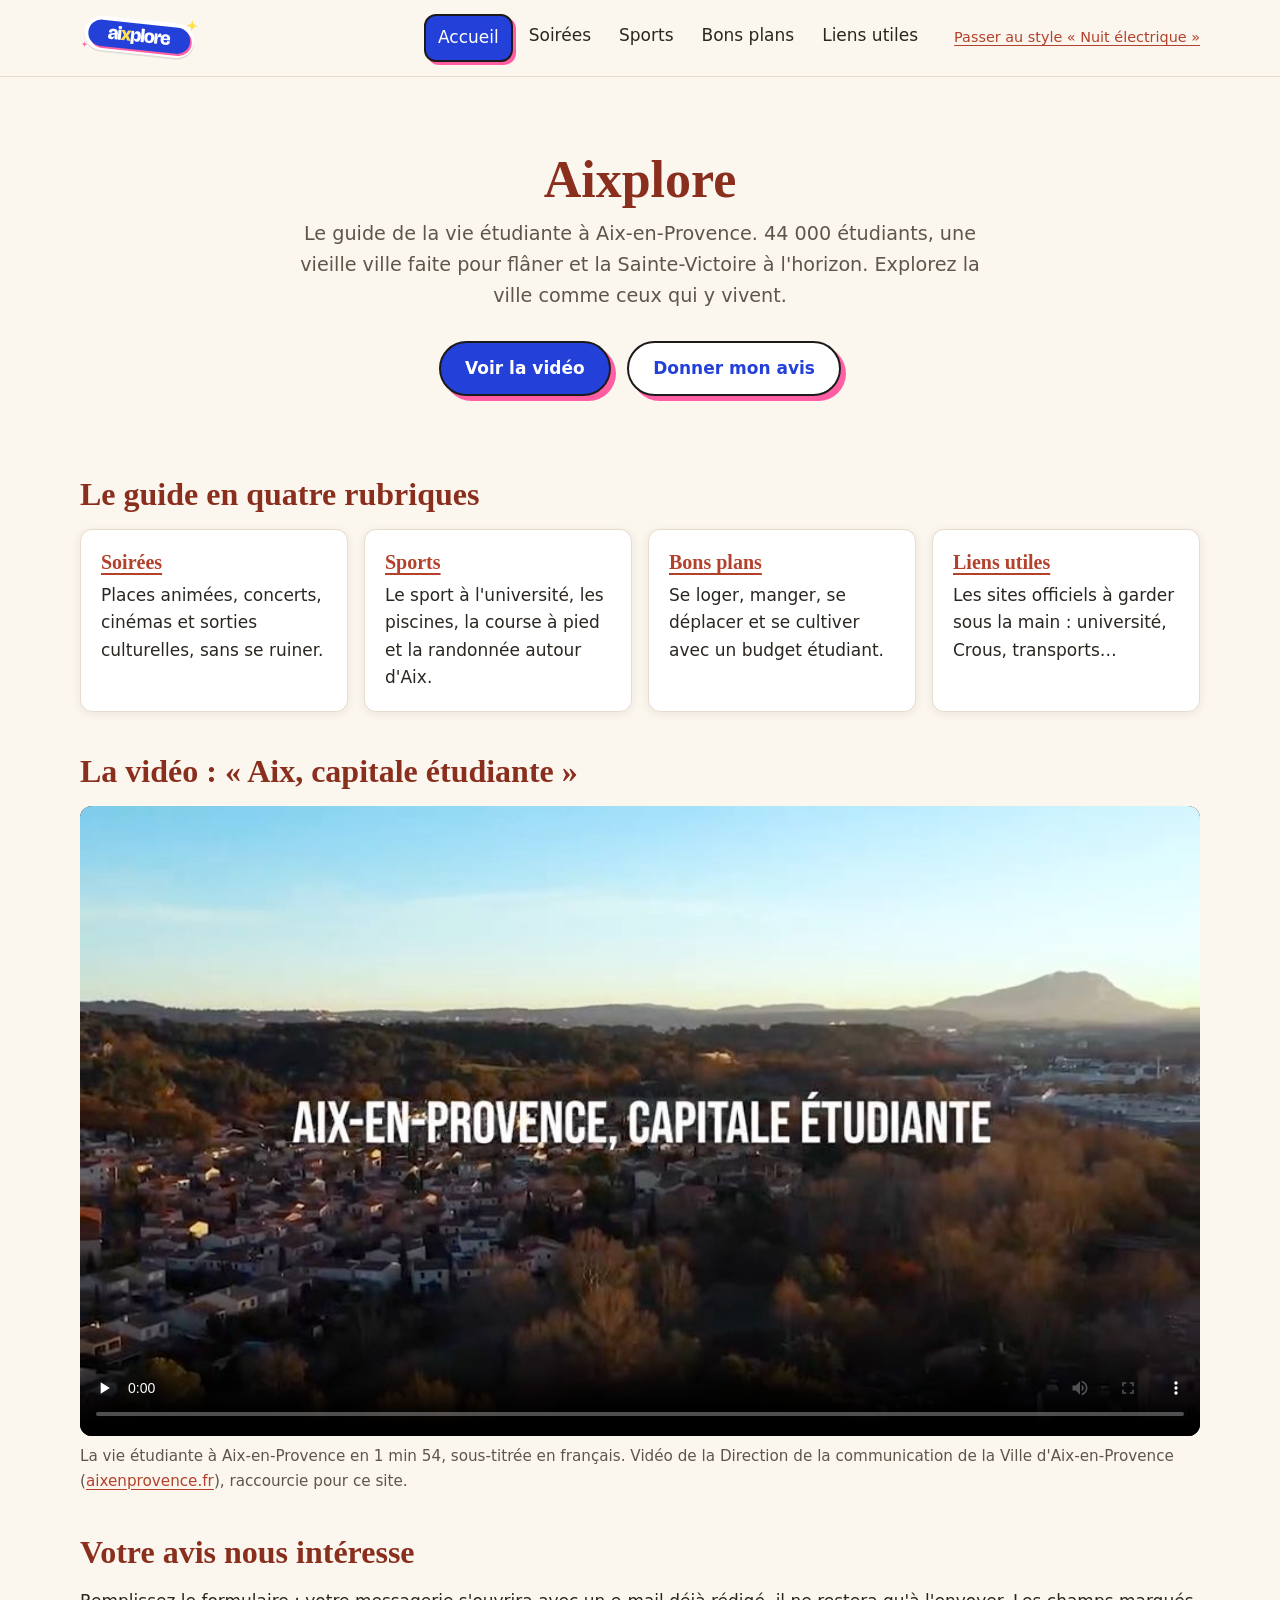
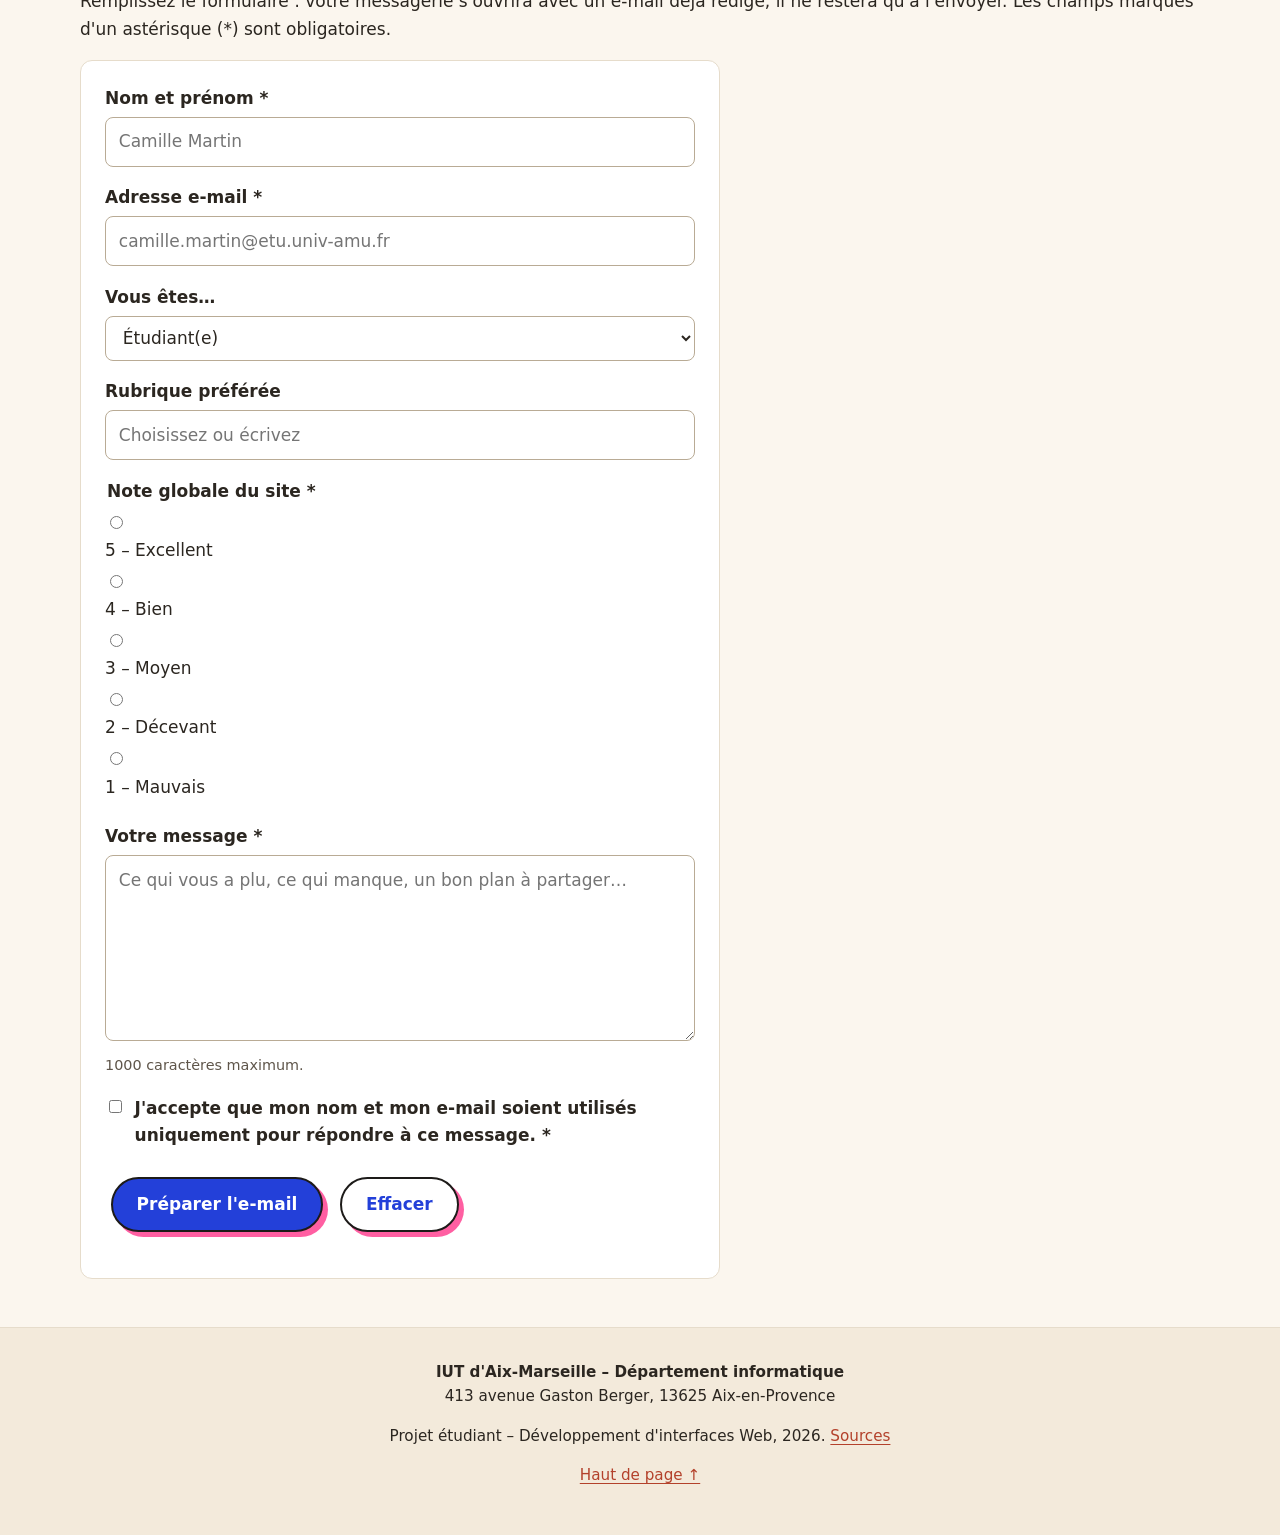
<file: index.html>
<!DOCTYPE html>
<html lang="fr">
<head>
    <meta charset="utf-8">
    <meta name="viewport" content="width=device-width, initial-scale=1">
    <title>Aixplore – Le guide de la vie étudiante à Aix-en-Provence</title>
    <!-- SEO: description shown in search results -->
    <meta name="description" content="Le guide de la vie étudiante à Aix-en-Provence : soirées, sports, bons plans et liens utiles, rédigé par des étudiants de l'IUT d'Aix-Marseille.">
    <meta name="author" content="Équipe Aixplore">
    <meta name="theme-color" content="#b3412b">
    <link rel="canonical" href="https://paul13001.github.io/aixplore/">
    <!-- Local SEO: default location = IUT computer science department -->
    <meta name="geo.region" content="FR-13">
    <meta name="geo.placename" content="Aix-en-Provence">
    <meta name="geo.position" content="43.5143;5.4517">
    <meta name="ICBM" content="43.5143, 5.4517">
    <!-- Social networks (Open Graph + Twitter card) -->
    <meta property="og:type" content="website">
    <meta property="og:locale" content="fr_FR">
    <meta property="og:site_name" content="Aixplore">
    <meta property="og:title" content="Aixplore – la vie étudiante à Aix-en-Provence">
    <meta property="og:description" content="Soirées, sports, bons plans et liens utiles pour bien vivre ses études à Aix-en-Provence.">
    <meta property="og:url" content="https://paul13001.github.io/aixplore/">
    <meta property="og:image" content="https://paul13001.github.io/aixplore/assets/img/share.png">
    <meta name="twitter:card" content="summary_large_image">
    <!-- Icons -->
    <link rel="icon" href="assets/img/favicon.svg" type="image/svg+xml">
    <link rel="icon" href="favicon.ico" sizes="32x32">
    <link rel="apple-touch-icon" href="assets/img/apple-touch-icon.png">
    <!-- Stylesheet (swapped by the "Changer de style" link, see main.js) -->
    <link rel="stylesheet" href="assets/css/style.min.css?v=3" id="theme-stylesheet">
    <script src="assets/js/main.js" defer></script>
    <!-- Local SEO: structured data for search engines -->
    <script type="application/ld+json">
    {
        "@context": "https://schema.org",
        "@type": "WebSite",
        "name": "Aixplore",
        "url": "https://paul13001.github.io/aixplore/",
        "inLanguage": "fr",
        "publisher": {
            "@type": "CollegeOrUniversity",
            "name": "IUT d'Aix-Marseille – Département informatique (site d'Aix-en-Provence)",
            "address": {
                "@type": "PostalAddress",
                "streetAddress": "413 avenue Gaston Berger",
                "postalCode": "13625",
                "addressLocality": "Aix-en-Provence",
                "addressRegion": "Provence-Alpes-Côte d'Azur",
                "addressCountry": "FR"
            },
            "geo": { "@type": "GeoCoordinates", "latitude": 43.5143, "longitude": 5.4517 }
        }
    }
    </script>
</head>
<body id="top">
    <a class="skip-link" href="#main">Aller au contenu</a>

    <!-- ===== Header and main menu (same on every page) ===== -->
    <header class="site-header">
        <div class="header-inner">
            <a class="brand" href="index.html" aria-label="Aixplore – accueil">
                <img src="assets/img/logo.svg" alt="" width="120" height="52">
            </a>
            <button class="menu-toggle" type="button" aria-expanded="false" aria-controls="main-nav">Menu</button>
            <nav id="main-nav" class="main-nav" aria-label="Menu principal">
                <ul>
                    <li><a href="index.html" aria-current="page">Accueil</a></li>
                    <li><a href="nightlife.html">Soirées</a></li>
                    <li><a href="sports.html">Sports</a></li>
                    <li><a href="deals.html">Bons plans</a></li>
                    <li><a href="links.html">Liens utiles</a></li>
                </ul>
            </nav>
            <a class="style-switch" href="#" role="button" data-style-switch>Changer de style</a>
        </div>
    </header>

    <main id="main">
        <!-- ===== Hero ===== -->
        <section class="hero" aria-labelledby="hero-title">
            <h1 id="hero-title">Aixplore</h1>
            <p class="lead">Le guide de la vie étudiante à Aix-en-Provence. 44 000 étudiants, une vieille ville faite pour flâner et la Sainte-Victoire à l'horizon. Explorez la ville comme ceux qui y vivent.</p>
            <p><a class="button" href="#video">Voir la vidéo</a> <a class="button button-ghost" href="#feedback">Donner mon avis</a></p>
        </section>

        <!-- ===== Quick access to the 4 themes ===== -->
        <section aria-labelledby="themes-title">
            <h2 id="themes-title">Le guide en quatre rubriques</h2>
            <ul class="card-grid">
                <li class="card">
                    <h3><a href="nightlife.html">Soirées</a></h3>
                    <p>Places animées, concerts, cinémas et sorties culturelles, sans se ruiner.</p>
                </li>
                <li class="card">
                    <h3><a href="sports.html">Sports</a></h3>
                    <p>Le sport à l'université, les piscines, la course à pied et la randonnée autour d'Aix.</p>
                </li>
                <li class="card">
                    <h3><a href="deals.html">Bons plans</a></h3>
                    <p>Se loger, manger, se déplacer et se cultiver avec un budget étudiant.</p>
                </li>
                <li class="card">
                    <h3><a href="links.html">Liens utiles</a></h3>
                    <p>Les sites officiels à garder sous la main : université, Crous, transports…</p>
                </li>
            </ul>
        </section>

        <!-- ===== Video with subtitles ===== -->
        <section id="video" aria-labelledby="video-title">
            <h2 id="video-title">La vidéo : « Aix, capitale étudiante »</h2>
            <figure class="video-figure">
                <!-- preload="none": the video is only downloaded when the visitor presses play (eco-design) -->
                <video controls preload="none" width="960" height="540" poster="assets/img/video-poster.jpg">
                    <source src="assets/video/aix-capitale-etudiante.mp4" type="video/mp4">
                    <track kind="subtitles" src="assets/video/aix-capitale-etudiante.fr.vtt" srclang="fr" label="Français" default>
                    <p>Votre navigateur ne lit pas la vidéo. <a href="assets/video/aix-capitale-etudiante.mp4">Télécharger la vidéo</a>.</p>
                </video>
                <figcaption>La vie étudiante à Aix-en-Provence en 1 min 54, sous-titrée en français. Vidéo de la Direction de la communication de la Ville d'Aix-en-Provence (<a href="https://www.aixenprovence.fr/">aixenprovence.fr</a>), raccourcie pour ce site.</figcaption>
            </figure>
        </section>

        <!-- ===== Feedback form: builds an e-mail opened in the mail client ===== -->
        <section id="feedback" aria-labelledby="feedback-title">
            <h2 id="feedback-title">Votre avis nous intéresse</h2>
            <p>Remplissez le formulaire : votre messagerie s'ouvrira avec un e-mail déjà rédigé, il ne restera qu'à l'envoyer. Les champs marqués d'un astérisque (*) sont obligatoires.</p>
            <form class="feedback-form" id="feedback-form" action="mailto:aixplore.contact@gmail.com" method="post" enctype="text/plain">
                <div class="form-row">
                    <label for="name">Nom et prénom *</label>
                    <input type="text" id="name" name="name" placeholder="Camille Martin" autocomplete="name" required minlength="2" maxlength="80">
                </div>
                <div class="form-row">
                    <label for="email">Adresse e-mail *</label>
                    <input type="email" id="email" name="email" placeholder="camille.martin@etu.univ-amu.fr" autocomplete="email" required>
                </div>
                <div class="form-row">
                    <label for="status">Vous êtes…</label>
                    <select id="status" name="status">
                        <option value="Étudiant(e)">Étudiant(e)</option>
                        <option value="Futur(e) étudiant(e)">Futur(e) étudiant(e)</option>
                        <option value="Parent">Parent</option>
                        <option value="Enseignant(e)">Enseignant(e)</option>
                        <option value="Autre">Autre</option>
                    </select>
                </div>
                <div class="form-row">
                    <label for="favorite-page">Rubrique préférée</label>
                    <input type="text" id="favorite-page" name="favorite-page" list="page-list" placeholder="Choisissez ou écrivez">
                    <datalist id="page-list">
                        <option value="Soirées"></option>
                        <option value="Sports"></option>
                        <option value="Bons plans"></option>
                        <option value="Liens utiles"></option>
                    </datalist>
                </div>
                <fieldset class="form-row rating">
                    <legend>Note globale du site *</legend>
                    <input type="radio" id="rating-5" name="rating" value="5/5" required><label for="rating-5">5 – Excellent</label>
                    <input type="radio" id="rating-4" name="rating" value="4/5"><label for="rating-4">4 – Bien</label>
                    <input type="radio" id="rating-3" name="rating" value="3/5"><label for="rating-3">3 – Moyen</label>
                    <input type="radio" id="rating-2" name="rating" value="2/5"><label for="rating-2">2 – Décevant</label>
                    <input type="radio" id="rating-1" name="rating" value="1/5"><label for="rating-1">1 – Mauvais</label>
                </fieldset>
                <div class="form-row">
                    <label for="message">Votre message *</label>
                    <textarea id="message" name="message" rows="6" placeholder="Ce qui vous a plu, ce qui manque, un bon plan à partager…" required minlength="10" maxlength="1000" aria-describedby="message-counter"></textarea>
                    <p class="hint" id="message-counter" aria-live="polite">1000 caractères maximum.</p>
                </div>
                <div class="form-row checkbox-row">
                    <input type="checkbox" id="consent" name="consent" required>
                    <label for="consent">J'accepte que mon nom et mon e-mail soient utilisés uniquement pour répondre à ce message. *</label>
                </div>
                <div class="form-actions">
                    <button type="submit" class="button">Préparer l'e-mail</button>
                    <button type="reset" class="button button-ghost">Effacer</button>
                </div>
                <p class="form-status" id="form-status" role="status"></p>
            </form>
        </section>
    </main>

    <!-- ===== Footer (same on every page) ===== -->
    <footer class="site-footer">
        <address>
            <strong>IUT d'Aix-Marseille – Département informatique</strong><br>
            413 avenue Gaston Berger, 13625 Aix-en-Provence
        </address>
        <p>Projet étudiant – Développement d'interfaces Web, 2026. <a href="links.html#sources">Sources</a></p>
        <p><a class="back-to-top" href="#top">Haut de page ↑</a></p>
    </footer>
</body>
</html>
</file>
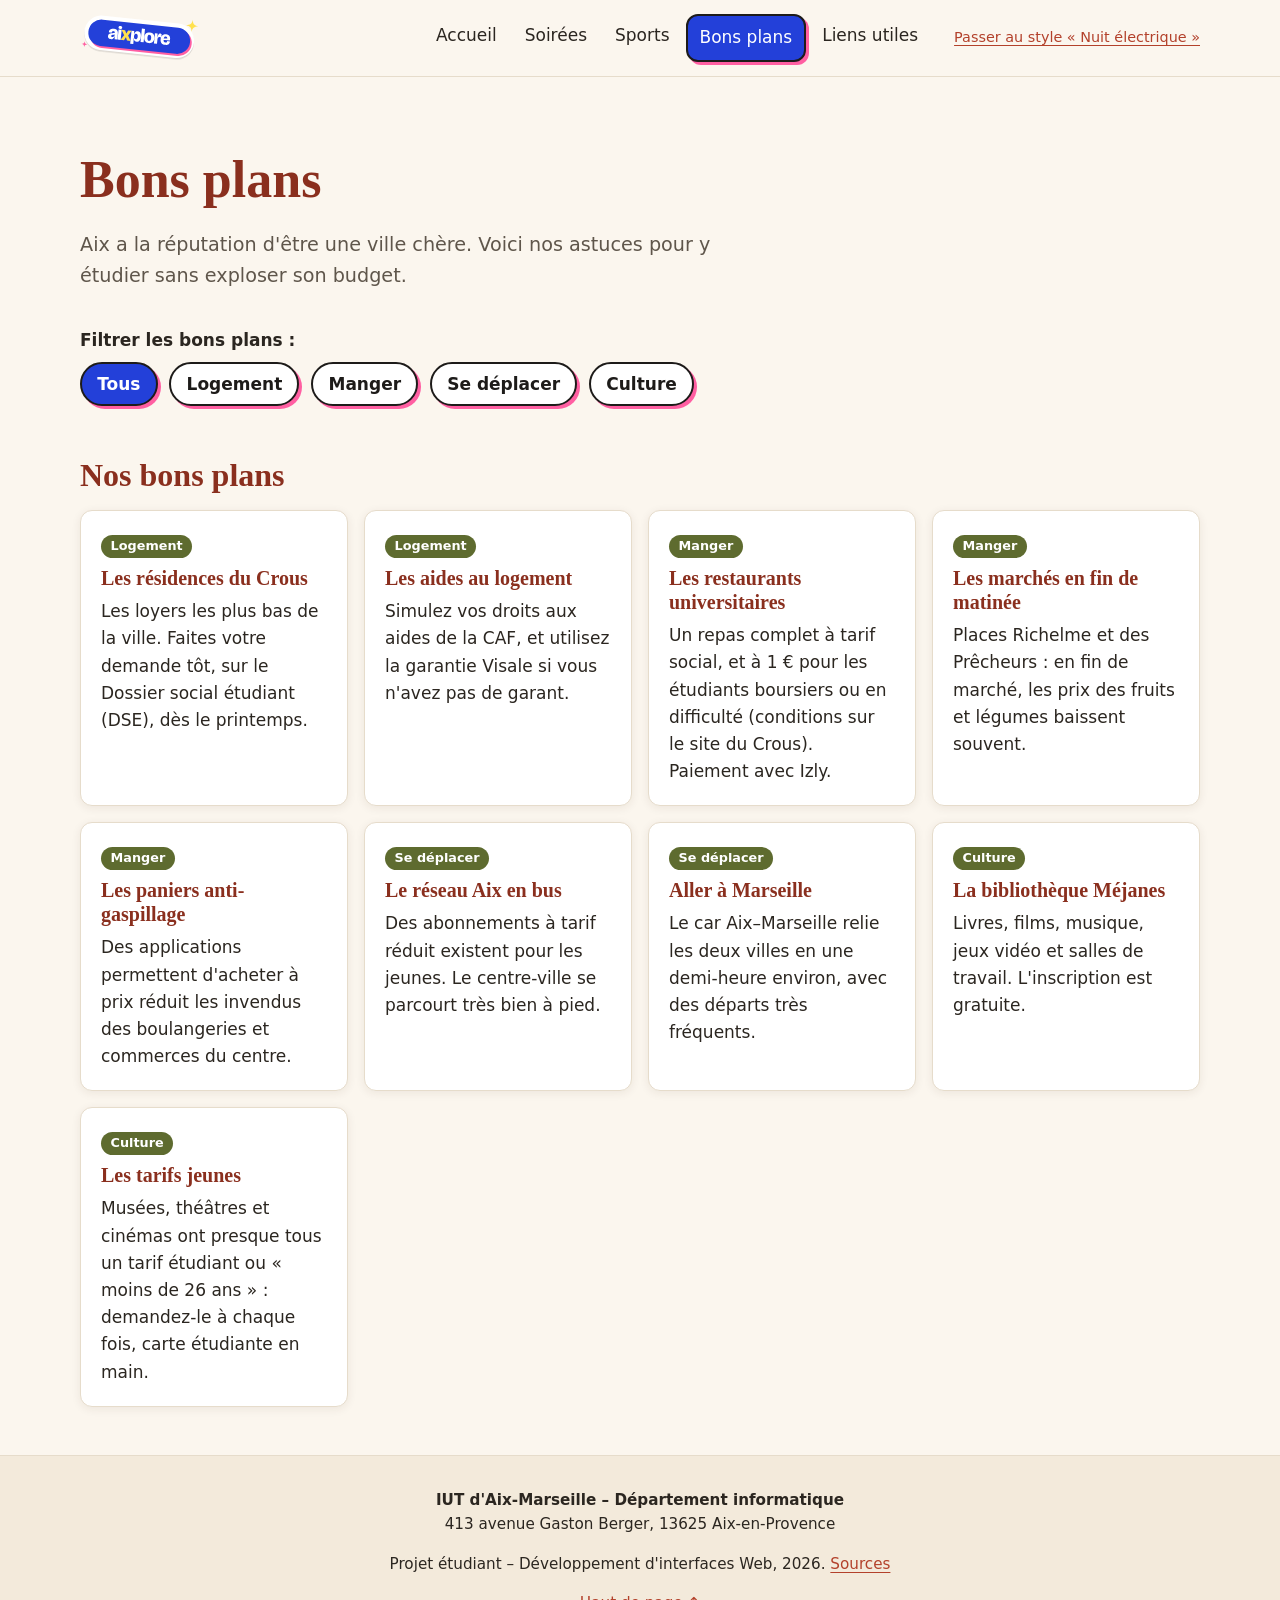
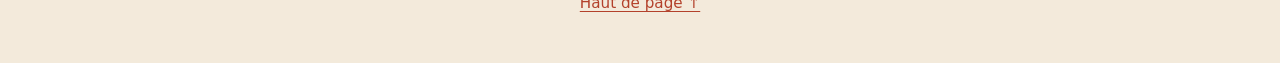
<file: deals.html>
<!DOCTYPE html>
<html lang="fr">
<head>
    <meta charset="utf-8">
    <meta name="viewport" content="width=device-width, initial-scale=1">
    <title>Bons plans étudiants à Aix-en-Provence – Aixplore</title>
    <meta name="description" content="Les bons plans pour étudier à Aix-en-Provence avec un petit budget : logement, repas du Crous, transports, culture et aides financières.">
    <meta name="theme-color" content="#b3412b">
    <link rel="canonical" href="https://paul13001.github.io/aixplore/deals.html">
    <meta name="geo.region" content="FR-13">
    <meta name="geo.placename" content="Aix-en-Provence">
    <meta property="og:type" content="article">
    <meta property="og:locale" content="fr_FR">
    <meta property="og:site_name" content="Aixplore">
    <meta property="og:title" content="Bons plans étudiants à Aix-en-Provence">
    <meta property="og:description" content="Logement, repas, transports et culture : vivre à Aix avec un budget étudiant.">
    <meta property="og:url" content="https://paul13001.github.io/aixplore/deals.html">
    <meta property="og:image" content="https://paul13001.github.io/aixplore/assets/img/share.png">
    <meta name="twitter:card" content="summary_large_image">
    <link rel="icon" href="assets/img/favicon.svg" type="image/svg+xml">
    <link rel="icon" href="favicon.ico" sizes="32x32">
    <link rel="apple-touch-icon" href="assets/img/apple-touch-icon.png">
    <link rel="stylesheet" href="assets/css/style.min.css?v=3" id="theme-stylesheet">
    <script src="assets/js/main.js" defer></script>
</head>
<body id="top">
    <a class="skip-link" href="#main">Aller au contenu</a>

    <!-- ===== Header and main menu (same on every page) ===== -->
    <header class="site-header">
        <div class="header-inner">
            <a class="brand" href="index.html" aria-label="Aixplore – accueil">
                <img src="assets/img/logo.svg" alt="" width="120" height="52">
            </a>
            <button class="menu-toggle" type="button" aria-expanded="false" aria-controls="main-nav">Menu</button>
            <nav id="main-nav" class="main-nav" aria-label="Menu principal">
                <ul>
                    <li><a href="index.html">Accueil</a></li>
                    <li><a href="nightlife.html">Soirées</a></li>
                    <li><a href="sports.html">Sports</a></li>
                    <li><a href="deals.html" aria-current="page">Bons plans</a></li>
                    <li><a href="links.html">Liens utiles</a></li>
                </ul>
            </nav>
            <a class="style-switch" href="#" role="button" data-style-switch>Changer de style</a>
        </div>
    </header>

    <main id="main">
        <section class="page-intro">
            <h1>Bons plans</h1>
            <p class="lead">Aix a la réputation d'être une ville chère. Voici nos astuces pour y étudier sans exploser son budget.</p>
        </section>

        <!-- Category filter (extra feature, see main.js). Hidden without JavaScript. -->
        <div class="filter-bar" id="deal-filter" hidden>
            <p id="filter-label">Filtrer les bons plans :</p>
            <div role="group" aria-labelledby="filter-label">
                <button type="button" class="chip" data-filter="all" aria-pressed="true">Tous</button>
                <button type="button" class="chip" data-filter="housing" aria-pressed="false">Logement</button>
                <button type="button" class="chip" data-filter="food" aria-pressed="false">Manger</button>
                <button type="button" class="chip" data-filter="transport" aria-pressed="false">Se déplacer</button>
                <button type="button" class="chip" data-filter="culture" aria-pressed="false">Culture</button>
            </div>
        </div>

        <section aria-labelledby="deals-title">
            <h2 id="deals-title">Nos bons plans</h2>
            <ul class="card-grid deal-list">
                <li class="card" data-category="housing">
                    <p class="tag">Logement</p>
                    <h3>Les résidences du Crous</h3>
                    <p>Les loyers les plus bas de la ville. Faites votre demande tôt, sur le Dossier social étudiant (DSE), dès le printemps.</p>
                </li>
                <li class="card" data-category="housing">
                    <p class="tag">Logement</p>
                    <h3>Les aides au logement</h3>
                    <p>Simulez vos droits aux aides de la CAF, et utilisez la garantie Visale si vous n'avez pas de garant.</p>
                </li>
                <li class="card" data-category="food">
                    <p class="tag">Manger</p>
                    <h3>Les restaurants universitaires</h3>
                    <p>Un repas complet à tarif social, et à 1 € pour les étudiants boursiers ou en difficulté (conditions sur le site du Crous). Paiement avec Izly.</p>
                </li>
                <li class="card" data-category="food">
                    <p class="tag">Manger</p>
                    <h3>Les marchés en fin de matinée</h3>
                    <p>Places Richelme et des Prêcheurs : en fin de marché, les prix des fruits et légumes baissent souvent.</p>
                </li>
                <li class="card" data-category="food">
                    <p class="tag">Manger</p>
                    <h3>Les paniers anti-gaspillage</h3>
                    <p>Des applications permettent d'acheter à prix réduit les invendus des boulangeries et commerces du centre.</p>
                </li>
                <li class="card" data-category="transport">
                    <p class="tag">Se déplacer</p>
                    <h3>Le réseau Aix en bus</h3>
                    <p>Des abonnements à tarif réduit existent pour les jeunes. Le centre-ville se parcourt très bien à pied.</p>
                </li>
                <li class="card" data-category="transport">
                    <p class="tag">Se déplacer</p>
                    <h3>Aller à Marseille</h3>
                    <p>Le car Aix–Marseille relie les deux villes en une demi-heure environ, avec des départs très fréquents.</p>
                </li>
                <li class="card" data-category="culture">
                    <p class="tag">Culture</p>
                    <h3>La bibliothèque Méjanes</h3>
                    <p>Livres, films, musique, jeux vidéo et salles de travail. L'inscription est gratuite.</p>
                </li>
                <li class="card" data-category="culture">
                    <p class="tag">Culture</p>
                    <h3>Les tarifs jeunes</h3>
                    <p>Musées, théâtres et cinémas ont presque tous un tarif étudiant ou « moins de 26 ans » : demandez-le à chaque fois, carte étudiante en main.</p>
                </li>
            </ul>
        </section>
    </main>

    <!-- ===== Footer (same on every page) ===== -->
    <footer class="site-footer">
        <address>
            <strong>IUT d'Aix-Marseille – Département informatique</strong><br>
            413 avenue Gaston Berger, 13625 Aix-en-Provence
        </address>
        <p>Projet étudiant – Développement d'interfaces Web, 2026. <a href="links.html#sources">Sources</a></p>
        <p><a class="back-to-top" href="#top">Haut de page ↑</a></p>
    </footer>
</body>
</html>
</file>
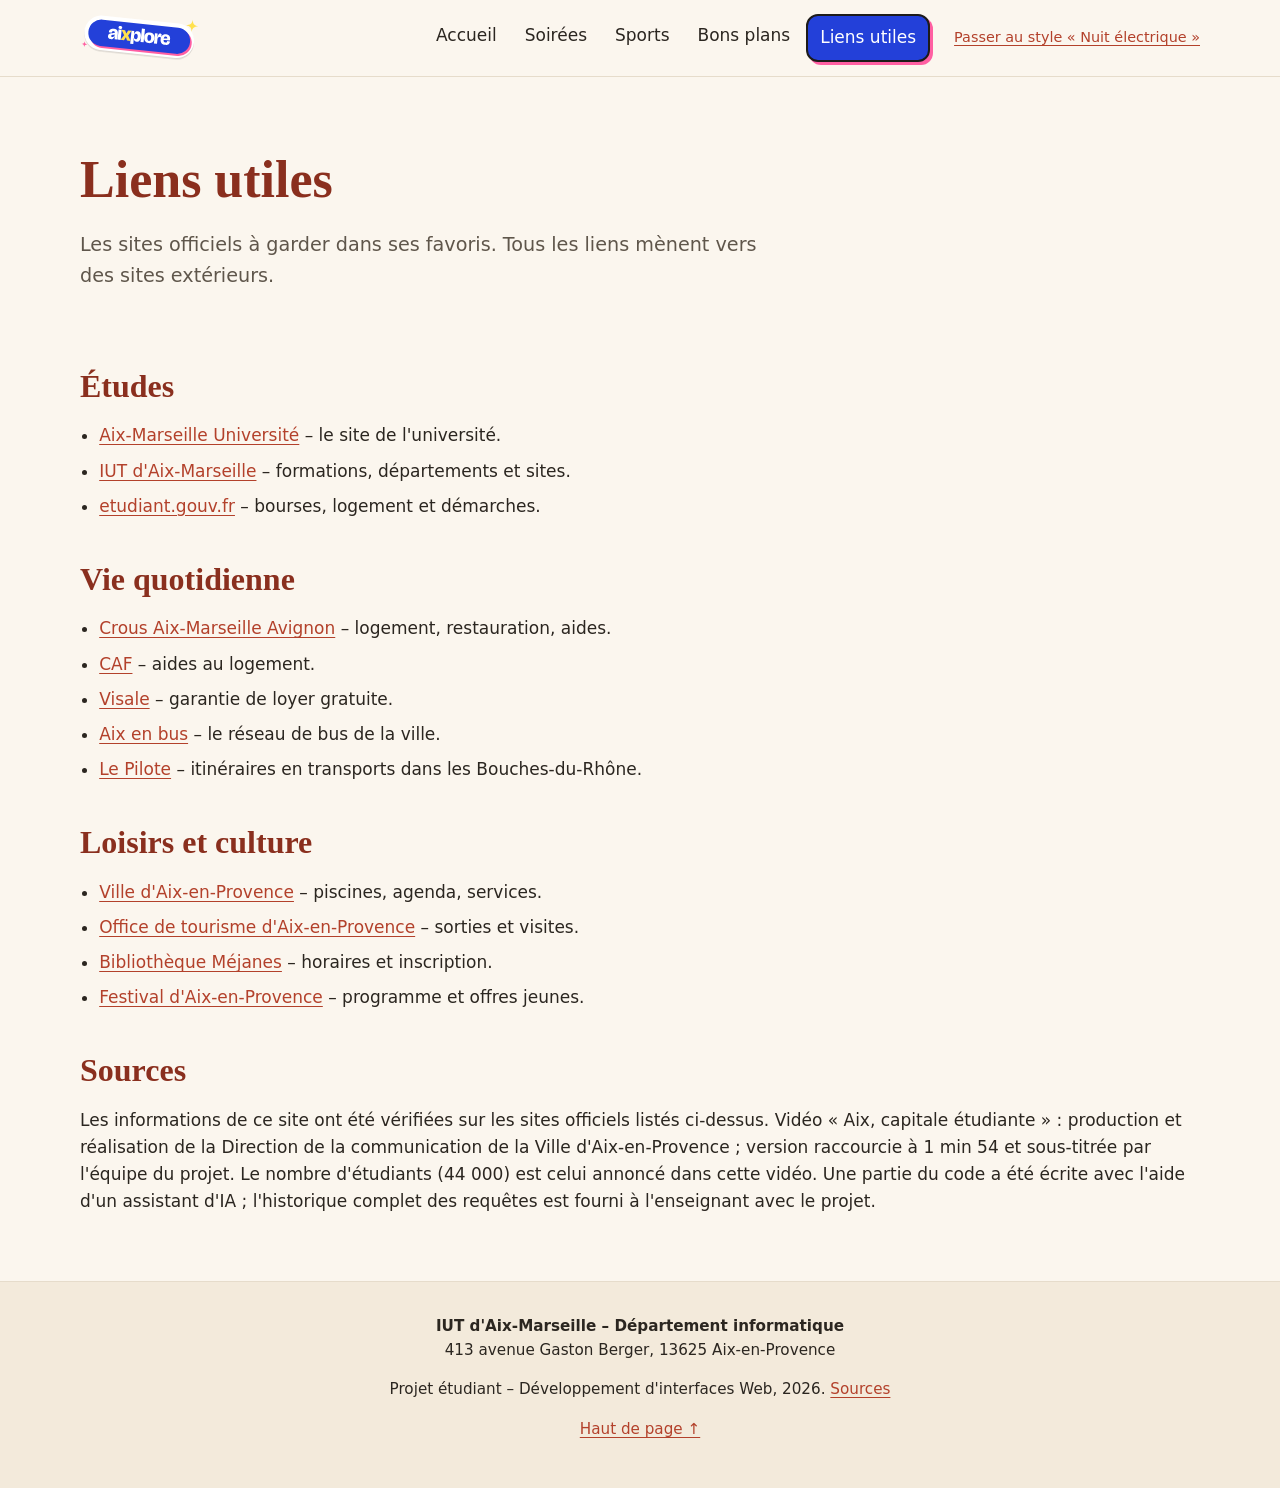
<file: links.html>
<!DOCTYPE html>
<html lang="fr">
<head>
    <meta charset="utf-8">
    <meta name="viewport" content="width=device-width, initial-scale=1">
    <title>Liens utiles pour les étudiants d'Aix-en-Provence – Aixplore</title>
    <meta name="description" content="Les sites officiels utiles aux étudiants d'Aix-en-Provence : Aix-Marseille Université, IUT, Crous, transports, sport et culture.">
    <meta name="theme-color" content="#b3412b">
    <link rel="canonical" href="https://paul13001.github.io/aixplore/links.html">
    <meta name="geo.region" content="FR-13">
    <meta name="geo.placename" content="Aix-en-Provence">
    <meta property="og:type" content="article">
    <meta property="og:locale" content="fr_FR">
    <meta property="og:site_name" content="Aixplore">
    <meta property="og:title" content="Liens utiles pour les étudiants d'Aix-en-Provence">
    <meta property="og:description" content="Université, Crous, transports, sport et culture : les sites officiels à connaître.">
    <meta property="og:url" content="https://paul13001.github.io/aixplore/links.html">
    <meta property="og:image" content="https://paul13001.github.io/aixplore/assets/img/share.png">
    <meta name="twitter:card" content="summary_large_image">
    <link rel="icon" href="assets/img/favicon.svg" type="image/svg+xml">
    <link rel="icon" href="favicon.ico" sizes="32x32">
    <link rel="apple-touch-icon" href="assets/img/apple-touch-icon.png">
    <link rel="stylesheet" href="assets/css/style.min.css?v=3" id="theme-stylesheet">
    <script src="assets/js/main.js" defer></script>
</head>
<body id="top">
    <a class="skip-link" href="#main">Aller au contenu</a>

    <!-- ===== Header and main menu (same on every page) ===== -->
    <header class="site-header">
        <div class="header-inner">
            <a class="brand" href="index.html" aria-label="Aixplore – accueil">
                <img src="assets/img/logo.svg" alt="" width="120" height="52">
            </a>
            <button class="menu-toggle" type="button" aria-expanded="false" aria-controls="main-nav">Menu</button>
            <nav id="main-nav" class="main-nav" aria-label="Menu principal">
                <ul>
                    <li><a href="index.html">Accueil</a></li>
                    <li><a href="nightlife.html">Soirées</a></li>
                    <li><a href="sports.html">Sports</a></li>
                    <li><a href="deals.html">Bons plans</a></li>
                    <li><a href="links.html" aria-current="page">Liens utiles</a></li>
                </ul>
            </nav>
            <a class="style-switch" href="#" role="button" data-style-switch>Changer de style</a>
        </div>
    </header>

    <main id="main">
        <section class="page-intro">
            <h1>Liens utiles</h1>
            <p class="lead">Les sites officiels à garder dans ses favoris. Tous les liens mènent vers des sites extérieurs.</p>
        </section>

        <section aria-labelledby="study-title">
            <h2 id="study-title">Études</h2>
            <ul class="link-list">
                <li><a href="https://www.univ-amu.fr/">Aix-Marseille Université</a> – le site de l'université.</li>
                <li><a href="https://iut.univ-amu.fr/">IUT d'Aix-Marseille</a> – formations, départements et sites.</li>
                <li><a href="https://www.etudiant.gouv.fr/">etudiant.gouv.fr</a> – bourses, logement et démarches.</li>
            </ul>
        </section>

        <section aria-labelledby="life-title">
            <h2 id="life-title">Vie quotidienne</h2>
            <ul class="link-list">
                <li><a href="https://www.crous-aix-marseille.fr/">Crous Aix-Marseille Avignon</a> – logement, restauration, aides.</li>
                <li><a href="https://www.caf.fr/">CAF</a> – aides au logement.</li>
                <li><a href="https://www.visale.fr/">Visale</a> – garantie de loyer gratuite.</li>
                <li><a href="https://www.aixenbus.fr/">Aix en bus</a> – le réseau de bus de la ville.</li>
                <li><a href="https://www.lepilote.com/">Le Pilote</a> – itinéraires en transports dans les Bouches-du-Rhône.</li>
            </ul>
        </section>

        <section aria-labelledby="leisure-title">
            <h2 id="leisure-title">Loisirs et culture</h2>
            <ul class="link-list">
                <li><a href="https://www.aixenprovence.fr/">Ville d'Aix-en-Provence</a> – piscines, agenda, services.</li>
                <li><a href="https://www.aixenprovencetourism.com/">Office de tourisme d'Aix-en-Provence</a> – sorties et visites.</li>
                <li><a href="https://www.citedulivre-aix.com/">Bibliothèque Méjanes</a> – horaires et inscription.</li>
                <li><a href="https://festival-aix.com/">Festival d'Aix-en-Provence</a> – programme et offres jeunes.</li>
            </ul>
        </section>

        <!-- Sources: mandatory list of everything used for the project -->
        <section id="sources" aria-labelledby="sources-title">
            <h2 id="sources-title">Sources</h2>
            <p>Les informations de ce site ont été vérifiées sur les sites officiels listés ci-dessus. Vidéo « Aix, capitale étudiante » : production et réalisation de la Direction de la communication de la Ville d'Aix-en-Provence ; version raccourcie à 1 min 54 et sous-titrée par l'équipe du projet. Le nombre d'étudiants (44 000) est celui annoncé dans cette vidéo. Une partie du code a été écrite avec l'aide d'un assistant d'IA ; l'historique complet des requêtes est fourni à l'enseignant avec le projet.</p>
        </section>
    </main>

    <!-- ===== Footer (same on every page) ===== -->
    <footer class="site-footer">
        <address>
            <strong>IUT d'Aix-Marseille – Département informatique</strong><br>
            413 avenue Gaston Berger, 13625 Aix-en-Provence
        </address>
        <p>Projet étudiant – Développement d'interfaces Web, 2026. <a href="links.html#sources">Sources</a></p>
        <p><a class="back-to-top" href="#top">Haut de page ↑</a></p>
    </footer>
</body>
</html>
</file>
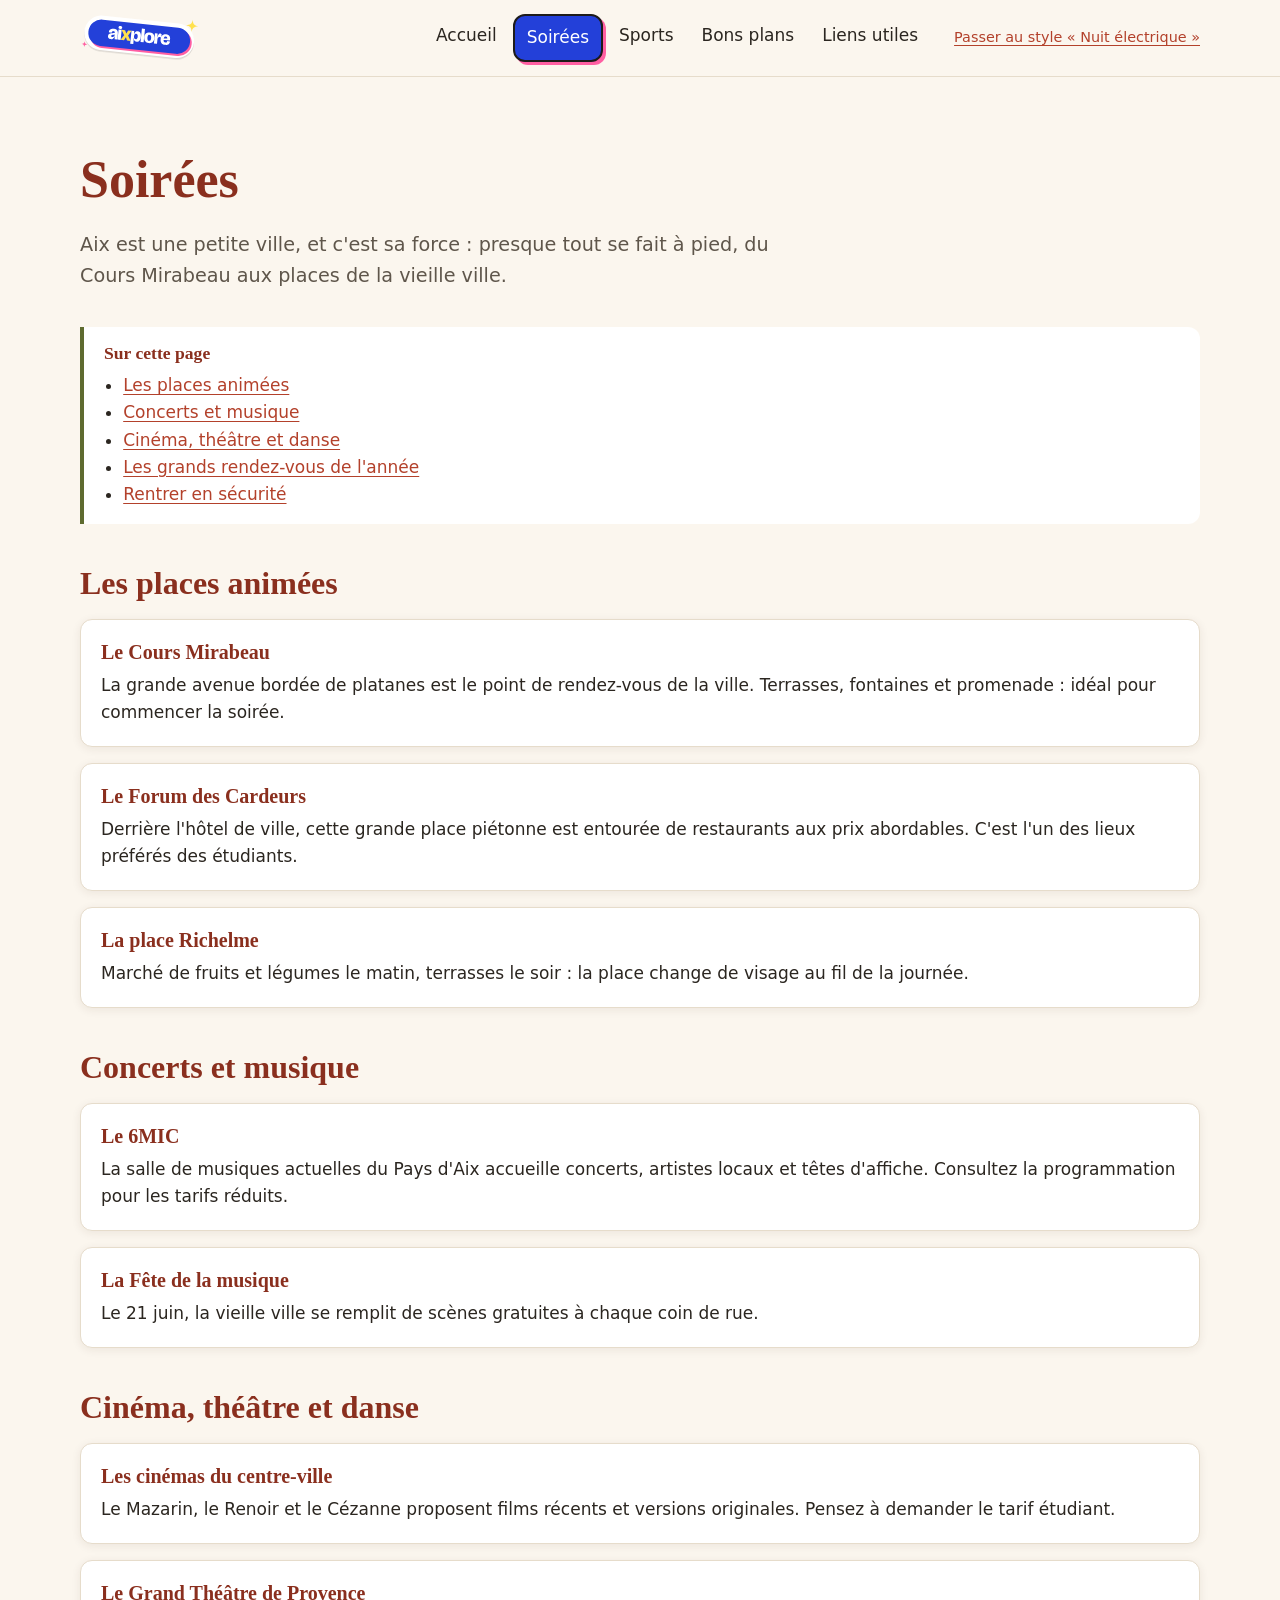
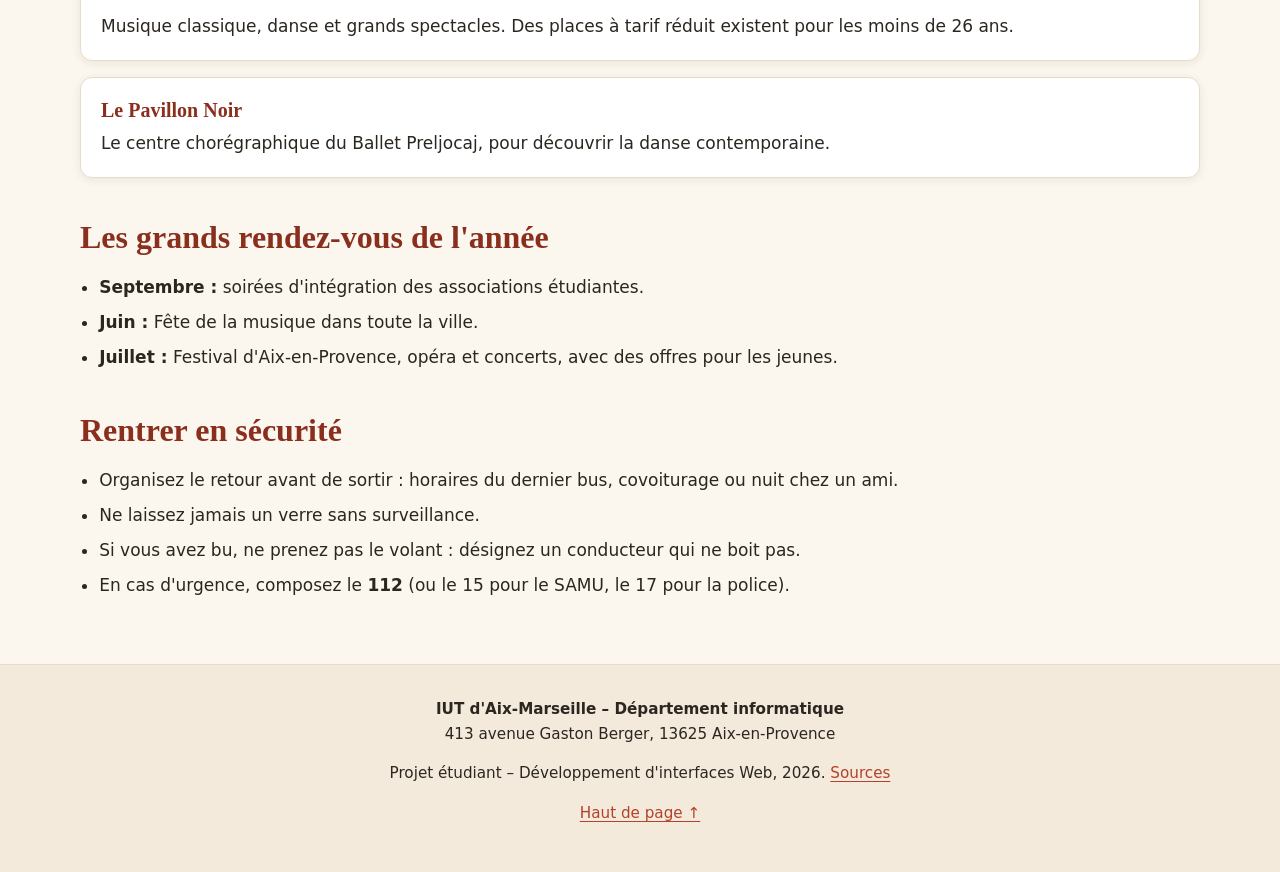
<file: nightlife.html>
<!DOCTYPE html>
<html lang="fr">
<head>
    <meta charset="utf-8">
    <meta name="viewport" content="width=device-width, initial-scale=1">
    <title>Soirées étudiantes à Aix-en-Provence – Aixplore</title>
    <meta name="description" content="Où sortir le soir à Aix-en-Provence quand on est étudiant : places animées, concerts, cinéma, théâtre et conseils pour rentrer en sécurité.">
    <meta name="theme-color" content="#b3412b">
    <link rel="canonical" href="https://paul13001.github.io/aixplore/nightlife.html">
    <meta name="geo.region" content="FR-13">
    <meta name="geo.placename" content="Aix-en-Provence">
    <meta property="og:type" content="article">
    <meta property="og:locale" content="fr_FR">
    <meta property="og:site_name" content="Aixplore">
    <meta property="og:title" content="Soirées étudiantes à Aix-en-Provence">
    <meta property="og:description" content="Places animées, concerts, cinéma et théâtre : le guide des sorties étudiantes à Aix.">
    <meta property="og:url" content="https://paul13001.github.io/aixplore/nightlife.html">
    <meta property="og:image" content="https://paul13001.github.io/aixplore/assets/img/share.png">
    <meta name="twitter:card" content="summary_large_image">
    <link rel="icon" href="assets/img/favicon.svg" type="image/svg+xml">
    <link rel="icon" href="favicon.ico" sizes="32x32">
    <link rel="apple-touch-icon" href="assets/img/apple-touch-icon.png">
    <link rel="stylesheet" href="assets/css/style.min.css?v=3" id="theme-stylesheet">
    <script src="assets/js/main.js" defer></script>
</head>
<body id="top">
    <a class="skip-link" href="#main">Aller au contenu</a>

    <!-- ===== Header and main menu (same on every page) ===== -->
    <header class="site-header">
        <div class="header-inner">
            <a class="brand" href="index.html" aria-label="Aixplore – accueil">
                <img src="assets/img/logo.svg" alt="" width="120" height="52">
            </a>
            <button class="menu-toggle" type="button" aria-expanded="false" aria-controls="main-nav">Menu</button>
            <nav id="main-nav" class="main-nav" aria-label="Menu principal">
                <ul>
                    <li><a href="index.html">Accueil</a></li>
                    <li><a href="nightlife.html" aria-current="page">Soirées</a></li>
                    <li><a href="sports.html">Sports</a></li>
                    <li><a href="deals.html">Bons plans</a></li>
                    <li><a href="links.html">Liens utiles</a></li>
                </ul>
            </nav>
            <a class="style-switch" href="#" role="button" data-style-switch>Changer de style</a>
        </div>
    </header>

    <main id="main">
        <section class="page-intro">
            <h1>Soirées</h1>
            <p class="lead">Aix est une petite ville, et c'est sa force : presque tout se fait à pied, du Cours Mirabeau aux places de la vieille ville.</p>
        </section>

        <!-- In-page table of contents (long page) -->
        <nav class="toc" aria-label="Sommaire de la page">
            <h2>Sur cette page</h2>
            <ul>
                <li><a href="#squares">Les places animées</a></li>
                <li><a href="#music">Concerts et musique</a></li>
                <li><a href="#culture">Cinéma, théâtre et danse</a></li>
                <li><a href="#events">Les grands rendez-vous de l'année</a></li>
                <li><a href="#safety">Rentrer en sécurité</a></li>
            </ul>
        </nav>

        <section id="squares" aria-labelledby="squares-title">
            <h2 id="squares-title">Les places animées</h2>
            <article class="card">
                <h3>Le Cours Mirabeau</h3>
                <p>La grande avenue bordée de platanes est le point de rendez-vous de la ville. Terrasses, fontaines et promenade : idéal pour commencer la soirée.</p>
            </article>
            <article class="card">
                <h3>Le Forum des Cardeurs</h3>
                <p>Derrière l'hôtel de ville, cette grande place piétonne est entourée de restaurants aux prix abordables. C'est l'un des lieux préférés des étudiants.</p>
            </article>
            <article class="card">
                <h3>La place Richelme</h3>
                <p>Marché de fruits et légumes le matin, terrasses le soir : la place change de visage au fil de la journée.</p>
            </article>
        </section>

        <section id="music" aria-labelledby="music-title">
            <h2 id="music-title">Concerts et musique</h2>
            <article class="card">
                <h3>Le 6MIC</h3>
                <p>La salle de musiques actuelles du Pays d'Aix accueille concerts, artistes locaux et têtes d'affiche. Consultez la programmation pour les tarifs réduits.</p>
            </article>
            <article class="card">
                <h3>La Fête de la musique</h3>
                <p>Le 21 juin, la vieille ville se remplit de scènes gratuites à chaque coin de rue.</p>
            </article>
        </section>

        <section id="culture" aria-labelledby="culture-title">
            <h2 id="culture-title">Cinéma, théâtre et danse</h2>
            <article class="card">
                <h3>Les cinémas du centre-ville</h3>
                <p>Le Mazarin, le Renoir et le Cézanne proposent films récents et versions originales. Pensez à demander le tarif étudiant.</p>
            </article>
            <article class="card">
                <h3>Le Grand Théâtre de Provence</h3>
                <p>Musique classique, danse et grands spectacles. Des places à tarif réduit existent pour les moins de 26 ans.</p>
            </article>
            <article class="card">
                <h3>Le Pavillon Noir</h3>
                <p>Le centre chorégraphique du Ballet Preljocaj, pour découvrir la danse contemporaine.</p>
            </article>
        </section>

        <section id="events" aria-labelledby="events-title">
            <h2 id="events-title">Les grands rendez-vous de l'année</h2>
            <ul class="timeline">
                <li><strong>Septembre :</strong> soirées d'intégration des associations étudiantes.</li>
                <li><strong>Juin :</strong> Fête de la musique dans toute la ville.</li>
                <li><strong>Juillet :</strong> Festival d'Aix-en-Provence, opéra et concerts, avec des offres pour les jeunes.</li>
            </ul>
        </section>

        <section id="safety" aria-labelledby="safety-title">
            <h2 id="safety-title">Rentrer en sécurité</h2>
            <ul class="tips">
                <li>Organisez le retour avant de sortir : horaires du dernier bus, covoiturage ou nuit chez un ami.</li>
                <li>Ne laissez jamais un verre sans surveillance.</li>
                <li>Si vous avez bu, ne prenez pas le volant : désignez un conducteur qui ne boit pas.</li>
                <li>En cas d'urgence, composez le <strong>112</strong> (ou le 15 pour le SAMU, le 17 pour la police).</li>
            </ul>
        </section>
    </main>

    <!-- ===== Footer (same on every page) ===== -->
    <footer class="site-footer">
        <address>
            <strong>IUT d'Aix-Marseille – Département informatique</strong><br>
            413 avenue Gaston Berger, 13625 Aix-en-Provence
        </address>
        <p>Projet étudiant – Développement d'interfaces Web, 2026. <a href="links.html#sources">Sources</a></p>
        <p><a class="back-to-top" href="#top">Haut de page ↑</a></p>
    </footer>
</body>
</html>
</file>
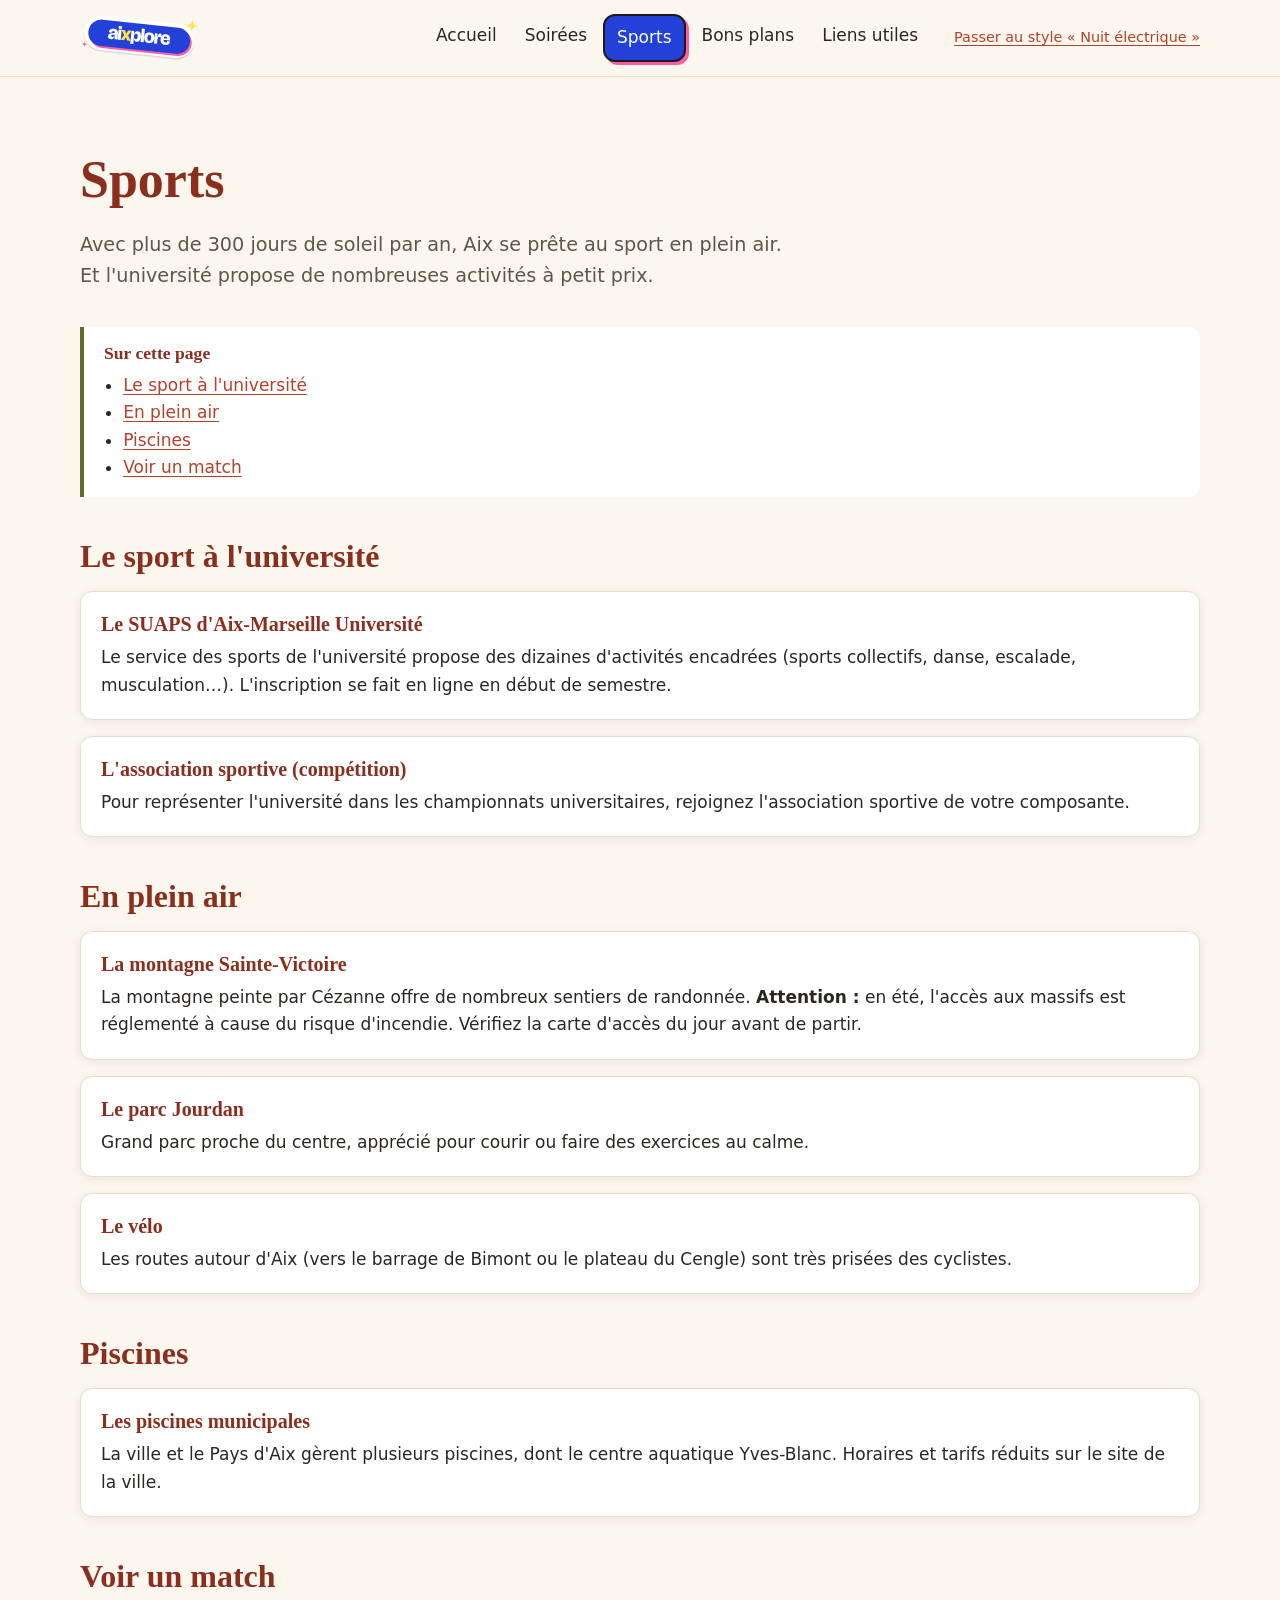
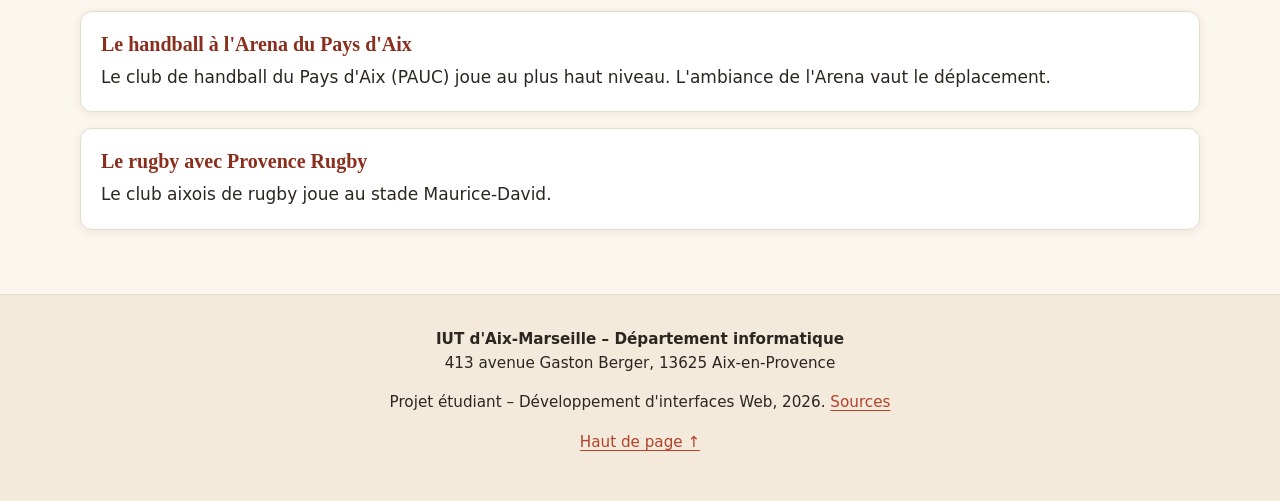
<file: sports.html>
<!DOCTYPE html>
<html lang="fr">
<head>
    <meta charset="utf-8">
    <meta name="viewport" content="width=device-width, initial-scale=1">
    <title>Faire du sport à Aix-en-Provence – Aixplore</title>
    <meta name="description" content="Faire du sport quand on est étudiant à Aix-en-Provence : sport universitaire, piscines, course à pied, randonnée sur la Sainte-Victoire et matchs à voir.">
    <meta name="theme-color" content="#b3412b">
    <link rel="canonical" href="https://paul13001.github.io/aixplore/sports.html">
    <meta name="geo.region" content="FR-13">
    <meta name="geo.placename" content="Aix-en-Provence">
    <meta property="og:type" content="article">
    <meta property="og:locale" content="fr_FR">
    <meta property="og:site_name" content="Aixplore">
    <meta property="og:title" content="Faire du sport à Aix-en-Provence">
    <meta property="og:description" content="Sport universitaire, piscines, course à pied et randonnée : bouger pendant ses études à Aix.">
    <meta property="og:url" content="https://paul13001.github.io/aixplore/sports.html">
    <meta property="og:image" content="https://paul13001.github.io/aixplore/assets/img/share.png">
    <meta name="twitter:card" content="summary_large_image">
    <link rel="icon" href="assets/img/favicon.svg" type="image/svg+xml">
    <link rel="icon" href="favicon.ico" sizes="32x32">
    <link rel="apple-touch-icon" href="assets/img/apple-touch-icon.png">
    <link rel="stylesheet" href="assets/css/style.min.css?v=3" id="theme-stylesheet">
    <script src="assets/js/main.js" defer></script>
</head>
<body id="top">
    <a class="skip-link" href="#main">Aller au contenu</a>

    <!-- ===== Header and main menu (same on every page) ===== -->
    <header class="site-header">
        <div class="header-inner">
            <a class="brand" href="index.html" aria-label="Aixplore – accueil">
                <img src="assets/img/logo.svg" alt="" width="120" height="52">
            </a>
            <button class="menu-toggle" type="button" aria-expanded="false" aria-controls="main-nav">Menu</button>
            <nav id="main-nav" class="main-nav" aria-label="Menu principal">
                <ul>
                    <li><a href="index.html">Accueil</a></li>
                    <li><a href="nightlife.html">Soirées</a></li>
                    <li><a href="sports.html" aria-current="page">Sports</a></li>
                    <li><a href="deals.html">Bons plans</a></li>
                    <li><a href="links.html">Liens utiles</a></li>
                </ul>
            </nav>
            <a class="style-switch" href="#" role="button" data-style-switch>Changer de style</a>
        </div>
    </header>

    <main id="main">
        <section class="page-intro">
            <h1>Sports</h1>
            <p class="lead">Avec plus de 300 jours de soleil par an, Aix se prête au sport en plein air. Et l'université propose de nombreuses activités à petit prix.</p>
        </section>

        <nav class="toc" aria-label="Sommaire de la page">
            <h2>Sur cette page</h2>
            <ul>
                <li><a href="#university">Le sport à l'université</a></li>
                <li><a href="#outdoor">En plein air</a></li>
                <li><a href="#pools">Piscines</a></li>
                <li><a href="#watch">Voir un match</a></li>
            </ul>
        </nav>

        <section id="university" aria-labelledby="university-title">
            <h2 id="university-title">Le sport à l'université</h2>
            <article class="card">
                <h3>Le SUAPS d'Aix-Marseille Université</h3>
                <p>Le service des sports de l'université propose des dizaines d'activités encadrées (sports collectifs, danse, escalade, musculation…). L'inscription se fait en ligne en début de semestre.</p>
            </article>
            <article class="card">
                <h3>L'association sportive (compétition)</h3>
                <p>Pour représenter l'université dans les championnats universitaires, rejoignez l'association sportive de votre composante.</p>
            </article>
        </section>

        <section id="outdoor" aria-labelledby="outdoor-title">
            <h2 id="outdoor-title">En plein air</h2>
            <article class="card">
                <h3>La montagne Sainte-Victoire</h3>
                <p>La montagne peinte par Cézanne offre de nombreux sentiers de randonnée. <strong>Attention :</strong> en été, l'accès aux massifs est réglementé à cause du risque d'incendie. Vérifiez la carte d'accès du jour avant de partir.</p>
            </article>
            <article class="card">
                <h3>Le parc Jourdan</h3>
                <p>Grand parc proche du centre, apprécié pour courir ou faire des exercices au calme.</p>
            </article>
            <article class="card">
                <h3>Le vélo</h3>
                <p>Les routes autour d'Aix (vers le barrage de Bimont ou le plateau du Cengle) sont très prisées des cyclistes.</p>
            </article>
        </section>

        <section id="pools" aria-labelledby="pools-title">
            <h2 id="pools-title">Piscines</h2>
            <article class="card">
                <h3>Les piscines municipales</h3>
                <p>La ville et le Pays d'Aix gèrent plusieurs piscines, dont le centre aquatique Yves-Blanc. Horaires et tarifs réduits sur le site de la ville.</p>
            </article>
        </section>

        <section id="watch" aria-labelledby="watch-title">
            <h2 id="watch-title">Voir un match</h2>
            <article class="card">
                <h3>Le handball à l'Arena du Pays d'Aix</h3>
                <p>Le club de handball du Pays d'Aix (PAUC) joue au plus haut niveau. L'ambiance de l'Arena vaut le déplacement.</p>
            </article>
            <article class="card">
                <h3>Le rugby avec Provence Rugby</h3>
                <p>Le club aixois de rugby joue au stade Maurice-David.</p>
            </article>
        </section>
    </main>

    <!-- ===== Footer (same on every page) ===== -->
    <footer class="site-footer">
        <address>
            <strong>IUT d'Aix-Marseille – Département informatique</strong><br>
            413 avenue Gaston Berger, 13625 Aix-en-Provence
        </address>
        <p>Projet étudiant – Développement d'interfaces Web, 2026. <a href="links.html#sources">Sources</a></p>
        <p><a class="back-to-top" href="#top">Haut de page ↑</a></p>
    </footer>
</body>
</html>
</file>
<file: assets/css/style.min.css>
*,*::before,*::after{-webkit-box-sizing:border-box;box-sizing:border-box}html{-webkit-text-size-adjust:100%;-moz-text-size-adjust:100%;text-size-adjust:100%;scroll-behavior:smooth}body{margin:0;background:#fbf6ee;color:#2b2620;font-family:system-ui,-apple-system,"Segoe UI",Roboto,sans-serif;font-size:1.0625rem;line-height:1.6}h1,h2,h3{font-family:Georgia,"Times New Roman",serif;line-height:1.2;color:#8a2f1e}h1{font-size:clamp(2rem,6vw,3.25rem);margin:0 0 0.5rem}h2{font-size:clamp(1.5rem,4vw,2rem);margin:2.5rem 0 1rem}h3{font-size:1.25rem;margin:0 0 0.5rem}a{color:#b3412b;text-underline-offset:0.2em}a:hover{color:#8a2f1e}a:focus-visible,button:focus-visible,input:focus-visible,select:focus-visible,textarea:focus-visible{outline:3px solid #5e6b2f;outline-offset:2px}img,video{max-width:100%;height:auto}.skip-link{position:absolute;left:1rem;top:-3rem;padding:0.5rem 1rem;background:#8a2f1e;color:#ffffff;z-index:100}.skip-link:focus{top:1rem}.site-header{position:-webkit-sticky;position:sticky;top:0;z-index:50;background:rgba(251,246,238,0.92);-webkit-backdrop-filter:blur(8px);backdrop-filter:blur(8px);border-bottom:1px solid #e6dccb}.header-inner{display:-webkit-box;display:-ms-flexbox;display:flex;-ms-flex-wrap:wrap;flex-wrap:wrap;-webkit-box-align:center;-ms-flex-align:center;align-items:center;gap:0.75rem 1.5rem;max-width:72rem;margin:0 auto;padding:0.75rem 1rem}.brand{display:-webkit-inline-box;display:-ms-inline-flexbox;display:inline-flex;-webkit-box-align:center;-ms-flex-align:center;align-items:center;gap:0.5rem;margin-right:auto;font-family:Georgia,"Times New Roman",serif;font-weight:700;font-size:1.15rem;color:#8a2f1e;text-decoration:none;line-height:0}.menu-toggle{display:none;padding:0.5rem 0.9rem;border:1px solid #e6dccb;border-radius:12px;background:#ffffff;color:#2b2620;font:inherit;cursor:pointer}.main-nav ul{display:-webkit-box;display:-ms-flexbox;display:flex;gap:0.25rem;margin:0;padding:0;list-style:none}.main-nav a{display:block;padding:0.5rem 0.75rem;border-radius:12px;color:#2b2620;text-decoration:none}.main-nav a:hover{background:#e6dccb}.main-nav a[aria-current="page"]{border:2px solid #1d1b19;background:#2340d9;color:#ffffff;-webkit-box-shadow:3px 3px 0 #ff5fa2;box-shadow:3px 3px 0 #ff5fa2}.style-switch{font-size:0.9rem;white-space:nowrap}main{max-width:72rem;margin:0 auto;padding:1.5rem 1rem 3rem}.hero,.page-intro{padding:3rem 0 1rem}.hero{text-align:center}.lead{max-width:44rem;font-size:1.2rem;color:#5f564b}.hero .lead{margin:0 auto 1.5rem}.button{display:inline-block;margin:0.35rem;padding:0.75rem 1.5rem;border:2.5px solid #1d1b19;border-radius:999px;background:#2340d9;color:#ffffff;font:inherit;font-weight:800;text-decoration:none;cursor:pointer;-webkit-box-shadow:5px 5px 0 #ff5fa2;box-shadow:5px 5px 0 #ff5fa2;-webkit-transition:-webkit-transform 0.12s,-webkit-box-shadow 0.12s;transition:transform 0.12s,box-shadow 0.12s}.button:hover{color:#ffffff;-webkit-transform:translate(-2px,-2px);transform:translate(-2px,-2px);-webkit-box-shadow:7px 7px 0 #ff5fa2;box-shadow:7px 7px 0 #ff5fa2}.button:active{-webkit-transform:translate(3px,3px);transform:translate(3px,3px);-webkit-box-shadow:2px 2px 0 #ff5fa2;box-shadow:2px 2px 0 #ff5fa2}.button-ghost,.button-ghost:hover{background:#ffffff;color:#2340d9}.card-grid{display:-ms-grid;display:grid;grid-template-columns:repeat(auto-fill,minmax(16rem,1fr));gap:1rem;margin:0;padding:0;list-style:none}.card{margin-bottom:1rem;padding:1.25rem;border:1px solid #e6dccb;border-radius:12px;background:#ffffff;-webkit-box-shadow:0 2px 10px rgba(60,40,20,0.08);box-shadow:0 2px 10px rgba(60,40,20,0.08)}.card-grid .card{margin-bottom:0}.card p{margin:0}.tag{display:inline-block;margin-bottom:0.5rem !important;padding:0.1rem 0.6rem;border-radius:999px;background:#5e6b2f;color:#ffffff;font-size:0.8rem;font-weight:600}.toc{padding:1rem 1.25rem;border-left:4px solid #5e6b2f;background:#ffffff;border-radius:0 12px 12px 0}.toc h2{margin:0 0 0.5rem;font-size:1.1rem}.toc ul{margin:0;padding-left:1.2rem}.timeline,.tips{padding-left:1.2rem}.timeline li,.tips li{margin-bottom:0.5rem}.filter-bar{margin-bottom:1rem}.filter-bar p{margin:0 0 0.5rem;font-weight:600}.chip{margin:0 0.4rem 0.6rem 0;padding:0.4rem 0.95rem;border:2px solid #1d1b19;border-radius:999px;background:#ffffff;color:#1d1b19;font:inherit;font-weight:700;cursor:pointer;-webkit-box-shadow:3px 3px 0 #ff5fa2;box-shadow:3px 3px 0 #ff5fa2}.chip[aria-pressed="true"]{background:#2340d9;color:#ffffff}.link-list{padding-left:1.2rem}.link-list li{margin-bottom:0.5rem}.video-figure{margin:0}.video-figure video{display:block;width:100%;border-radius:12px;background:#000000}.video-figure figcaption{margin-top:0.5rem;color:#5f564b;font-size:0.95rem}.feedback-form{max-width:40rem;padding:1.5rem;border:1px solid #e6dccb;border-radius:12px;background:#ffffff}.form-row{margin:0 0 1.1rem}.form-row>label,.rating legend{display:block;margin-bottom:0.3rem;font-weight:600}input[type="text"],input[type="email"],select,textarea{width:100%;padding:0.65rem 0.8rem;border:1px solid #b9ab95;border-radius:8px;background:#ffffff;color:#2b2620;font:inherit}input:user-invalid,textarea:user-invalid{border-color:#b00020}.rating{padding:0;border:0}.rating label{margin-right:1rem;font-weight:400}.checkbox-row{display:-webkit-box;display:-ms-flexbox;display:flex;gap:0.6rem;-webkit-box-align:start;-ms-flex-align:start;align-items:flex-start}.checkbox-row input{margin-top:0.35rem}.hint{margin:0.3rem 0 0;color:#5f564b;font-size:0.9rem}.form-status{margin:1rem 0 0;font-weight:600;color:#5e6b2f}.site-footer{padding:2rem 1rem;border-top:1px solid #e6dccb;background:#f3eadb;text-align:center;font-size:0.95rem}.site-footer address{font-style:normal}.back-to-top.is-floating{position:fixed;right:1rem;bottom:1rem;padding:0.6rem 0.9rem;border:2px solid #1d1b19;border-radius:999px;background:#2340d9;color:#ffffff;font-weight:700;text-decoration:none;-webkit-box-shadow:3px 3px 0 #ff5fa2;box-shadow:3px 3px 0 #ff5fa2}@media (max-width:900px){.style-switch{-webkit-box-ordinal-group:4;-ms-flex-order:3;order:3}}@media (max-width:700px){.menu-toggle{display:block}.main-nav{-ms-flex-preferred-size:100%;flex-basis:100%}.main-nav ul{-webkit-box-orient:vertical;-webkit-box-direction:normal;-ms-flex-direction:column;flex-direction:column}.js .main-nav:not(.is-open){display:none}.hero{padding-top:1.5rem}.feedback-form{padding:1rem}}@media (prefers-reduced-motion:reduce){html{scroll-behavior:auto}.button{-webkit-transition:none;transition:none}}@media print{.site-header,.filter-bar,.feedback-form,.back-to-top{display:none}}
</file>
